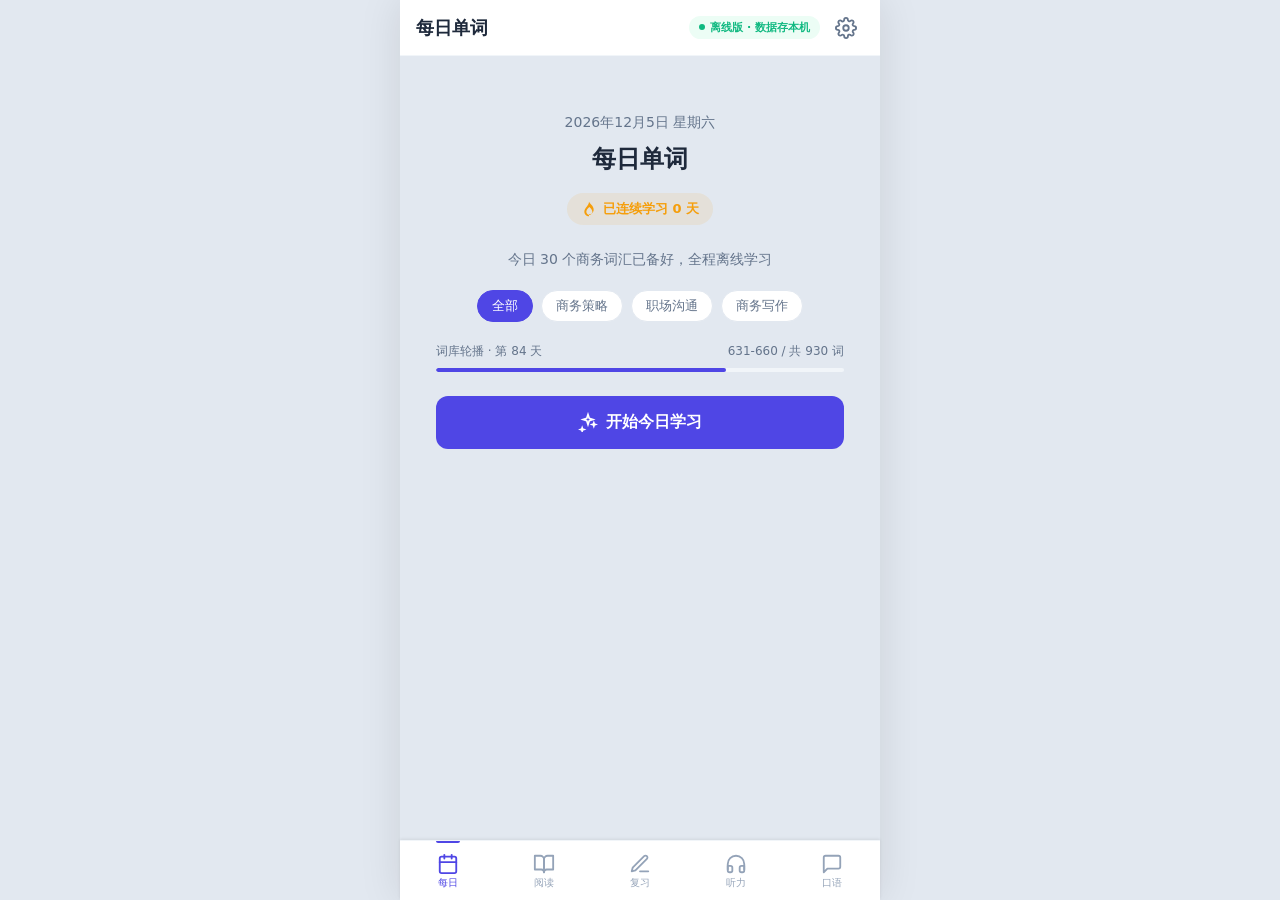
<file: docs/index.html>
<!DOCTYPE html>
<html lang="zh-CN">
<head>
  <meta charset="UTF-8">
  <meta name="viewport" content="width=device-width, initial-scale=1.0, viewport-fit=cover, user-scalable=no">
  <meta name="theme-color" content="#4F46E5">
  <meta name="apple-mobile-web-app-capable" content="yes">
  <meta name="apple-mobile-web-app-status-bar-style" content="black-translucent">
  <meta name="apple-mobile-web-app-title" content="AI英语">
  <meta name="description" content="个人AI英语学习工作台 · 离线版">
  <link rel="manifest" href="./manifest.json">
  <link rel="stylesheet" href="./css/style.css">
  <link rel="apple-touch-icon" href="./icons/icon-192.svg">
  <link rel="icon" type="image/svg+xml" href="./icons/icon-192.svg">
  <title>AI英语·离线版</title>
</head>
<body>
  <div id="splash-screen">
    <div class="splash-content">
      <div class="splash-icon">
        <svg width="64" height="64" viewBox="0 0 64 64" fill="none">
          <rect width="64" height="64" rx="16" fill="#4F46E5"/>
          <text x="32" y="38" text-anchor="middle" font-size="22" font-weight="700" fill="#FFFFFF" font-family="-apple-system, sans-serif">AI</text>
          <path d="M20 46h24M24 50h16" stroke="#FFFFFF" stroke-width="2" stroke-linecap="round" opacity="0.7"/>
        </svg>
      </div>
      <h1 class="splash-title">AI英语 · 离线版</h1>
      <p class="splash-subtitle">个人AI英语学习工作台 · 全程离线</p>
      <div class="splash-loader">
        <div class="spinner"></div>
      </div>
    </div>
  </div>

  <div id="app" class="app-hidden">
    <header id="page-header">
      <h1 id="header-title">每日单词</h1>
      <div id="header-actions">
        <span class="offline-badge">离线版 · 数据存本机</span>
        <button id="settings-btn" class="header-icon-btn" aria-label="设置">
          <svg width="22" height="22" viewBox="0 0 24 24" fill="none" stroke="currentColor" stroke-width="2"><circle cx="12" cy="12" r="3"/><path d="M19.4 15a1.65 1.65 0 0 0 .33 1.82l.06.06a2 2 0 0 1 0 2.83 2 2 0 0 1-2.83 0l-.06-.06a1.65 1.65 0 0 0-1.82-.33 1.65 1.65 0 0 0-1 1.51V21a2 2 0 0 1-2 2 2 2 0 0 1-2-2v-.09A1.65 1.65 0 0 0 9 19.4a1.65 1.65 0 0 0-1.82.33l-.06.06a2 2 0 0 1-2.83 0 2 2 0 0 1 0-2.83l.06-.06A1.65 1.65 0 0 0 4.68 15a1.65 1.65 0 0 0-1.51-1H3a2 2 0 0 1-2-2 2 2 0 0 1 2-2h.09A1.65 1.65 0 0 0 4.6 9a1.65 1.65 0 0 0-.33-1.82l-.06-.06a2 2 0 0 1 0-2.83 2 2 0 0 1 2.83 0l.06.06A1.65 1.65 0 0 0 9 4.68 1.65 1.65 0 0 0 10 3.17V3a2 2 0 0 1 2-2 2 2 0 0 1 2 2v.09a1.65 1.65 0 0 0 1 1.51 1.65 1.65 0 0 0 1.82-.33l.06-.06a2 2 0 0 1 2.83 0 2 2 0 0 1 0 2.83l-.06.06A1.65 1.65 0 0 0 19.4 9a1.65 1.65 0 0 0 1.51 1H21a2 2 0 0 1 2 2 2 2 0 0 1-2 2h-.09a1.65 1.65 0 0 0-1.51 1z"/></svg>
        </button>
      </div>
    </header>

    <main id="page-content">
      <!-- Pages rendered here by JS router -->
    </main>

    <nav id="bottom-nav">
      <a href="#daily" class="nav-tab active" data-tab="daily">
        <svg class="nav-icon" viewBox="0 0 24 24" fill="none" stroke="currentColor" stroke-width="2" stroke-linecap="round" stroke-linejoin="round">
          <rect x="3" y="4" width="18" height="18" rx="2" ry="2"/>
          <line x1="16" y1="2" x2="16" y2="6"/>
          <line x1="8" y1="2" x2="8" y2="6"/>
          <line x1="3" y1="10" x2="21" y2="10"/>
        </svg>
        <span class="nav-label">每日</span>
      </a>
      <a href="#read" class="nav-tab" data-tab="read">
        <svg class="nav-icon" viewBox="0 0 24 24" fill="none" stroke="currentColor" stroke-width="2" stroke-linecap="round" stroke-linejoin="round">
          <path d="M2 3h6a4 4 0 0 1 4 4v14a3 3 0 0 0-3-3H2z"/>
          <path d="M22 3h-6a4 4 0 0 0-4 4v14a3 3 0 0 1 3-3h7z"/>
        </svg>
        <span class="nav-label">阅读</span>
      </a>
      <a href="#review" class="nav-tab" data-tab="review">
        <svg class="nav-icon" viewBox="0 0 24 24" fill="none" stroke="currentColor" stroke-width="2" stroke-linecap="round" stroke-linejoin="round">
          <path d="M12 20h9"/>
          <path d="M16.5 3.5a2.121 2.121 0 0 1 3 3L7 19l-4 1 1-4L16.5 3.5z"/>
        </svg>
        <span class="nav-label">复习</span>
      </a>
      <a href="#listen" class="nav-tab" data-tab="listen">
        <svg class="nav-icon" viewBox="0 0 24 24" fill="none" stroke="currentColor" stroke-width="2" stroke-linecap="round" stroke-linejoin="round">
          <path d="M3 18v-6a9 9 0 0 1 18 0v6"/>
          <path d="M21 19a2 2 0 0 1-2 2h-1a2 2 0 0 1-2-2v-3a2 2 0 0 1 2-2h3zM3 19a2 2 0 0 0 2 2h1a2 2 0 0 0 2-2v-3a2 2 0 0 0-2-2H3z"/>
        </svg>
        <span class="nav-label">听力</span>
      </a>
      <a href="#speak" class="nav-tab" data-tab="speak">
        <svg class="nav-icon" viewBox="0 0 24 24" fill="none" stroke="currentColor" stroke-width="2" stroke-linecap="round" stroke-linejoin="round">
          <path d="M21 15a2 2 0 0 1-2 2H7l-4 4V5a2 2 0 0 1 2-2h14a2 2 0 0 1 2 2z"/>
        </svg>
        <span class="nav-label">口语</span>
      </a>
    </nav>
  </div>

  <div id="toast-container"></div>
  <div id="sheet-overlay" class="sheet-overlay hidden"></div>
  <div id="bottom-sheet" class="sheet hidden">
    <div class="sheet-handle"></div>
    <div class="sheet-header">
      <h2 id="sheet-title"></h2>
      <button class="sheet-close" id="sheet-close-btn">
        <svg viewBox="0 0 24 24" width="20" height="20" fill="none" stroke="currentColor" stroke-width="2">
          <path d="M18 6L6 18M6 6l12 12"/>
        </svg>
      </button>
    </div>
    <div class="sheet-body" id="sheet-body"></div>
  </div>
  <div id="loading-overlay" class="loading-overlay hidden">
    <div class="spinner spinner-lg"></div>
  </div>

  <script type="module" src="./js/app.js"></script>
</body>
</html>
</file>
<file: docs/css/style.css>
/* ============================================
   English AI Workbench - Mobile-First CSS
   ============================================ */

/* --- CSS Variables --- */
:root {
  --color-primary: #4F46E5;
  --color-primary-light: #EEF2FF;
  --color-primary-dark: #3730A3;
  --color-secondary: #10B981;
  --color-secondary-light: #ECFDF5;
  --color-warning: #F59E0B;
  --color-warning-light: #FFFBEB;
  --color-danger: #EF4444;
  --color-danger-light: #FEF2F2;
  --color-bg: #F8FAFC;
  --color-card: #FFFFFF;
  --color-text: #1E293B;
  --color-text-secondary: #64748B;
  --color-text-muted: #94A3B8;
  --color-border: #E2E8F0;
  --color-border-light: #F1F5F9;
  --radius-card: 16px;
  --radius-lg: 16px;
  --radius-btn: 12px;
  --radius-modal: 24px;
  --radius-sm: 8px;
  --radius-full: 9999px;
  --shadow-card: 0 1px 3px rgba(0, 0, 0, 0.1);
  --shadow-lg: 0 4px 12px rgba(0, 0, 0, 0.1);
  --shadow-nav: 0 -1px 3px rgba(0, 0, 0, 0.08);
  --font-family: -apple-system, BlinkMacSystemFont, 'Segoe UI', system-ui, sans-serif;
  --transition: 0.2s ease;
  --nav-height: 60px;
  --header-height: 56px;
  --safe-bottom: env(safe-area-inset-bottom, 0px);
  --safe-top: env(safe-area-inset-top, 0px);
}

/* --- Dark Mode --- */
@media (prefers-color-scheme: dark) {
  :root {
    --color-bg: #0F172A;
    --color-card: #1E293B;
    --color-text: #F1F5F9;
    --color-text-secondary: #94A3B8;
    --color-text-muted: #64748B;
    --color-border: #334155;
    --color-border-light: #1E293B;
    --color-primary-light: #1E1B4B;
    --color-secondary-light: #022C22;
    --color-warning-light: #451A03;
    --color-danger-light: #450A0A;
    --shadow-card: 0 1px 3px rgba(0, 0, 0, 0.3);
    --shadow-lg: 0 4px 12px rgba(0, 0, 0, 0.4);
    --shadow-nav: 0 -1px 3px rgba(0, 0, 0, 0.3);
  }
}

/* --- Reset --- */
*, *::before, *::after {
  margin: 0;
  padding: 0;
  box-sizing: border-box;
}

html {
  font-size: 16px;
  -webkit-text-size-adjust: 100%;
  -webkit-tap-highlight-color: transparent;
}

body {
  font-family: var(--font-family);
  background-color: var(--color-bg);
  color: var(--color-text);
  line-height: 1.5;
  overflow-x: hidden;
  min-height: 100vh;
  min-height: 100dvh;
}

a {
  color: inherit;
  text-decoration: none;
}

button {
  font-family: inherit;
  font-size: inherit;
  border: none;
  background: none;
  cursor: pointer;
  -webkit-appearance: none;
  appearance: none;
}

input, textarea, select {
  font-family: inherit;
  font-size: inherit;
  -webkit-appearance: none;
  appearance: none;
}

img, svg {
  display: block;
  max-width: 100%;
}

ul, ol {
  list-style: none;
}

/* --- Splash Screen --- */
#splash-screen {
  position: fixed;
  inset: 0;
  z-index: 9999;
  background: var(--color-bg);
  display: flex;
  align-items: center;
  justify-content: center;
  transition: opacity 0.3s ease, visibility 0.3s ease;
}

#splash-screen.splash-hidden {
  opacity: 0;
  visibility: hidden;
  pointer-events: none;
}

.splash-content {
  text-align: center;
  padding: 24px;
}

.splash-icon {
  margin: 0 auto 16px;
  width: 64px;
  height: 64px;
}

.splash-title {
  font-size: 20px;
  font-weight: 700;
  color: var(--color-text);
  margin-bottom: 4px;
}

.splash-subtitle {
  font-size: 14px;
  color: var(--color-text-secondary);
  margin-bottom: 32px;
}

.splash-loader {
  display: flex;
  justify-content: center;
}

/* --- App Layout --- */
#app {
  max-width: 480px;
  margin: 0 auto;
  min-height: 100vh;
  min-height: 100dvh;
  display: flex;
  flex-direction: column;
  position: relative;
}

.app-hidden {
  opacity: 0;
  visibility: hidden;
}

.app-visible {
  opacity: 1;
  visibility: visible;
  transition: opacity 0.3s ease;
}

/* --- Header --- */
#page-header {
  position: sticky;
  top: 0;
  z-index: 100;
  height: var(--header-height);
  padding: 0 16px;
  padding-top: var(--safe-top);
  display: flex;
  align-items: center;
  justify-content: space-between;
  background: var(--color-card);
  border-bottom: 1px solid var(--color-border-light);
}

#header-title {
  font-size: 18px;
  font-weight: 700;
  color: var(--color-text);
}

#header-actions {
  display: flex;
  align-items: center;
  gap: 8px;
}

.header-btn {
  width: 36px;
  height: 36px;
  display: flex;
  align-items: center;
  justify-content: center;
  border-radius: var(--radius-sm);
  color: var(--color-text-secondary);
  transition: background var(--transition);
}

.header-btn:active {
  background: var(--color-border-light);
}

/* --- Main Content --- */
#page-content {
  flex: 1;
  padding: 16px;
  padding-bottom: calc(var(--nav-height) + var(--safe-bottom) + 16px);
  overflow-y: auto;
  -webkit-overflow-scrolling: touch;
}

/* --- Page Transitions --- */
.page-enter {
  animation: pageIn 0.25s ease forwards;
}

@keyframes pageIn {
  from {
    opacity: 0;
    transform: translateY(8px);
  }
  to {
    opacity: 1;
    transform: translateY(0);
  }
}

/* --- Bottom Navigation --- */
#bottom-nav {
  position: fixed;
  bottom: 0;
  left: 50%;
  transform: translateX(-50%);
  width: 100%;
  max-width: 480px;
  height: calc(var(--nav-height) + var(--safe-bottom));
  padding-bottom: var(--safe-bottom);
  background: var(--color-card);
  border-top: 1px solid var(--color-border-light);
  box-shadow: var(--shadow-nav);
  display: flex;
  align-items: center;
  z-index: 100;
}

.nav-tab {
  flex: 1;
  display: flex;
  flex-direction: column;
  align-items: center;
  justify-content: center;
  gap: 2px;
  height: 100%;
  min-height: 44px;
  color: var(--color-text-muted);
  transition: color var(--transition);
  position: relative;
}

.nav-tab.active {
  color: var(--color-primary);
}

.nav-tab.active::before {
  content: '';
  position: absolute;
  top: 0;
  left: 50%;
  transform: translateX(-50%);
  width: 24px;
  height: 2px;
  background: var(--color-primary);
  border-radius: 0 0 2px 2px;
}

.nav-icon {
  width: 22px;
  height: 22px;
}

.nav-label {
  font-size: 10px;
  font-weight: 500;
  line-height: 1.2;
}

/* --- Cards --- */
.card {
  background: var(--color-card);
  border-radius: var(--radius-card);
  padding: 16px;
  box-shadow: var(--shadow-card);
  margin-bottom: 12px;
  transition: transform var(--transition), box-shadow var(--transition);
}

.card:active {
  transform: scale(0.98);
}

.card-static:active {
  transform: none;
}

.card-title {
  font-size: 15px;
  font-weight: 600;
  color: var(--color-text);
  margin-bottom: 8px;
}

.card-subtitle {
  font-size: 13px;
  color: var(--color-text-secondary);
  margin-bottom: 12px;
}

/* --- Buttons --- */
.btn {
  display: inline-flex;
  align-items: center;
  justify-content: center;
  gap: 8px;
  padding: 12px 20px;
  min-height: 44px;
  border-radius: var(--radius-btn);
  font-size: 15px;
  font-weight: 600;
  transition: all var(--transition);
  user-select: none;
  -webkit-user-select: none;
}

.btn:active {
  transform: scale(0.96);
}

.btn:disabled {
  opacity: 0.5;
  pointer-events: none;
}

.btn-primary {
  background: var(--color-primary);
  color: #FFFFFF;
}

.btn-primary:active {
  background: var(--color-primary-dark);
}

.btn-secondary {
  background: var(--color-secondary);
  color: #FFFFFF;
}

.btn-outline {
  background: transparent;
  color: var(--color-primary);
  border: 1.5px solid var(--color-primary);
}

.btn-outline:active {
  background: var(--color-primary-light);
}

.btn-danger {
  background: var(--color-danger);
  color: #FFFFFF;
}

.btn-ghost {
  background: transparent;
  color: var(--color-text-secondary);
}

.btn-ghost:active {
  background: var(--color-border-light);
}

.btn-sm {
  padding: 8px 14px;
  min-height: 36px;
  font-size: 13px;
  border-radius: var(--radius-sm);
}

.btn-lg {
  padding: 16px 24px;
  min-height: 52px;
  font-size: 16px;
}

.btn-block {
  display: flex;
  width: 100%;
}

.btn-icon {
  width: 44px;
  height: 44px;
  padding: 0;
  border-radius: var(--radius-btn);
}

/* --- Inputs --- */
.input, .textarea, .select {
  width: 100%;
  padding: 12px 16px;
  min-height: 44px;
  background: var(--color-bg);
  border: 1.5px solid var(--color-border);
  border-radius: var(--radius-btn);
  color: var(--color-text);
  font-size: 15px;
  transition: border-color var(--transition), box-shadow var(--transition);
  outline: none;
}

.input:focus, .textarea:focus, .select:focus {
  border-color: var(--color-primary);
  box-shadow: 0 0 0 3px rgba(79, 70, 229, 0.1);
}

.input::placeholder, .textarea::placeholder {
  color: var(--color-text-muted);
}

.textarea {
  min-height: 120px;
  resize: vertical;
  line-height: 1.6;
}

.select {
  background-image: url("data:image/svg+xml,%3Csvg xmlns='http://www.w3.org/2000/svg' width='16' height='16' viewBox='0 0 24 24' fill='none' stroke='%2364748B' stroke-width='2'%3E%3Cpath d='M6 9l6 6 6-6'/%3E%3C/svg%3E");
  background-repeat: no-repeat;
  background-position: right 12px center;
  padding-right: 40px;
}

.input-group {
  margin-bottom: 16px;
}

.input-label {
  display: block;
  font-size: 13px;
  font-weight: 600;
  color: var(--color-text-secondary);
  margin-bottom: 6px;
}

.input-hint {
  font-size: 12px;
  color: var(--color-text-muted);
  margin-top: 4px;
}

.input-password-wrap {
  position: relative;
}

.input-password-wrap .input {
  padding-right: 44px;
}

.input-toggle-vis {
  position: absolute;
  right: 8px;
  top: 50%;
  transform: translateY(-50%);
  width: 32px;
  height: 32px;
  display: flex;
  align-items: center;
  justify-content: center;
  color: var(--color-text-muted);
  border-radius: var(--radius-sm);
}

/* --- Badges & Tags --- */
.badge {
  display: inline-flex;
  align-items: center;
  padding: 3px 8px;
  border-radius: var(--radius-full);
  font-size: 11px;
  font-weight: 600;
  line-height: 1.4;
}

.badge-primary {
  background: var(--color-primary-light);
  color: var(--color-primary);
}

.badge-secondary {
  background: var(--color-secondary-light);
  color: var(--color-secondary);
}

.badge-warning {
  background: var(--color-warning-light);
  color: var(--color-warning);
}

.badge-danger {
  background: var(--color-danger-light);
  color: var(--color-danger);
}

.badge-neutral {
  background: var(--color-border-light);
  color: var(--color-text-secondary);
}

.tag {
  display: inline-flex;
  align-items: center;
  gap: 4px;
  padding: 6px 12px;
  border-radius: var(--radius-full);
  font-size: 13px;
  font-weight: 500;
  background: var(--color-border-light);
  color: var(--color-text-secondary);
  transition: all var(--transition);
}

.tag.active {
  background: var(--color-primary-light);
  color: var(--color-primary);
}

/* --- Segment Control --- */
.segment-control {
  display: flex;
  background: var(--color-border-light);
  border-radius: var(--radius-btn);
  padding: 3px;
  margin-bottom: 16px;
}

.segment-btn {
  flex: 1;
  padding: 10px 16px;
  min-height: 40px;
  border-radius: 9px;
  font-size: 14px;
  font-weight: 600;
  color: var(--color-text-secondary);
  text-align: center;
  transition: all var(--transition);
}

.segment-btn.active {
  background: var(--color-card);
  color: var(--color-text);
  box-shadow: var(--shadow-card);
}

/* --- Modal / Bottom Sheet --- */
.sheet-overlay {
  position: fixed;
  inset: 0;
  z-index: 200;
  background: rgba(0, 0, 0, 0.4);
  transition: opacity 0.3s ease;
}

.sheet-overlay.hidden {
  opacity: 0;
  pointer-events: none;
}

.sheet {
  position: fixed;
  bottom: 0;
  left: 50%;
  transform: translateX(-50%) translateY(0);
  width: 100%;
  max-width: 480px;
  max-height: 85vh;
  background: var(--color-card);
  border-radius: var(--radius-modal) var(--radius-modal) 0 0;
  z-index: 201;
  transition: transform 0.3s ease;
  display: flex;
  flex-direction: column;
  padding-bottom: var(--safe-bottom);
}

.sheet.hidden {
  transform: translateX(-50%) translateY(100%);
}

.sheet-handle {
  width: 36px;
  height: 4px;
  background: var(--color-border);
  border-radius: 2px;
  margin: 10px auto 0;
}

.sheet-header {
  display: flex;
  align-items: center;
  justify-content: space-between;
  padding: 16px 20px 12px;
  border-bottom: 1px solid var(--color-border-light);
}

.sheet-header h2 {
  font-size: 17px;
  font-weight: 700;
}

.sheet-close {
  width: 32px;
  height: 32px;
  display: flex;
  align-items: center;
  justify-content: center;
  border-radius: var(--radius-full);
  color: var(--color-text-secondary);
  background: var(--color-border-light);
}

.sheet-body {
  padding: 20px;
  overflow-y: auto;
  -webkit-overflow-scrolling: touch;
}

/* --- Toast --- */
#toast-container {
  position: fixed;
  top: calc(var(--safe-top) + 12px);
  left: 50%;
  transform: translateX(-50%);
  z-index: 9000;
  width: calc(100% - 32px);
  max-width: 448px;
  display: flex;
  flex-direction: column;
  gap: 8px;
  pointer-events: none;
}

.toast {
  display: flex;
  align-items: center;
  gap: 10px;
  padding: 12px 16px;
  background: var(--color-card);
  border-radius: var(--radius-btn);
  box-shadow: var(--shadow-lg);
  font-size: 14px;
  font-weight: 500;
  color: var(--color-text);
  animation: toastIn 0.3s ease forwards;
  pointer-events: auto;
  border-left: 3px solid var(--color-primary);
}

.toast.toast-success {
  border-left-color: var(--color-secondary);
}

.toast.toast-error {
  border-left-color: var(--color-danger);
}

.toast.toast-warning {
  border-left-color: var(--color-warning);
}

.toast.toast-out {
  animation: toastOut 0.3s ease forwards;
}

@keyframes toastIn {
  from {
    opacity: 0;
    transform: translateY(-12px);
  }
  to {
    opacity: 1;
    transform: translateY(0);
  }
}

@keyframes toastOut {
  from {
    opacity: 1;
    transform: translateY(0);
  }
  to {
    opacity: 0;
    transform: translateY(-12px);
  }
}

/* --- Loading --- */
.loading-overlay {
  position: fixed;
  inset: 0;
  z-index: 8000;
  background: rgba(248, 250, 252, 0.8);
  display: flex;
  align-items: center;
  justify-content: center;
  transition: opacity 0.2s ease;
}

@media (prefers-color-scheme: dark) {
  .loading-overlay {
    background: rgba(15, 23, 42, 0.8);
  }
}

.loading-overlay.hidden {
  opacity: 0;
  pointer-events: none;
}

.spinner {
  width: 28px;
  height: 28px;
  border: 3px solid var(--color-border);
  border-top-color: var(--color-primary);
  border-radius: 50%;
  animation: spin 0.7s linear infinite;
}

.spinner-lg {
  width: 40px;
  height: 40px;
  border-width: 4px;
}

.spinner-sm {
  width: 18px;
  height: 18px;
  border-width: 2px;
}

@keyframes spin {
  to { transform: rotate(360deg); }
}

.loading-inline {
  display: flex;
  align-items: center;
  justify-content: center;
  padding: 32px;
  gap: 12px;
  color: var(--color-text-secondary);
  font-size: 14px;
}

/* --- Vocabulary Card --- */
.vocab-card {
  background: var(--color-card);
  border-radius: var(--radius-card);
  padding: 16px;
  box-shadow: var(--shadow-card);
  margin-bottom: 12px;
}

.vocab-word {
  font-size: 18px;
  font-weight: 700;
  color: var(--color-text);
  margin-bottom: 2px;
}

.vocab-phonetic {
  font-size: 13px;
  color: var(--color-text-muted);
  margin-bottom: 8px;
}

.vocab-definition {
  font-size: 14px;
  color: var(--color-text-secondary);
  margin-bottom: 8px;
  line-height: 1.5;
}

.vocab-example {
  font-size: 13px;
  color: var(--color-text-muted);
  font-style: italic;
  padding: 8px 12px;
  background: var(--color-bg);
  border-radius: var(--radius-sm);
  margin-bottom: 12px;
  line-height: 1.5;
}

.vocab-footer {
  display: flex;
  align-items: center;
  justify-content: space-between;
}

.vocab-difficulty {
  display: flex;
  gap: 2px;
}

.star {
  width: 14px;
  height: 14px;
  color: var(--color-warning);
}

.star.empty {
  color: var(--color-border);
}

/* --- Mastery Bar --- */
.mastery-bar {
  height: 6px;
  background: var(--color-border-light);
  border-radius: 3px;
  overflow: hidden;
  flex: 1;
}

.mastery-fill {
  height: 100%;
  border-radius: 3px;
  background: var(--color-secondary);
  transition: width 0.4s ease;
}

.mastery-fill.low {
  background: var(--color-danger);
}

.mastery-fill.mid {
  background: var(--color-warning);
}

.mastery-fill.high {
  background: var(--color-secondary);
}

/* --- SRS Flashcard --- */
.flashcard-container {
  perspective: 1000px;
  margin: 16px 0;
}

.flashcard {
  width: 100%;
  min-height: 240px;
  position: relative;
  transform-style: preserve-3d;
  transition: transform 0.5s ease;
  cursor: pointer;
}

.flashcard.flipped {
  transform: rotateY(180deg);
}

.flashcard-face {
  position: absolute;
  inset: 0;
  backface-visibility: hidden;
  -webkit-backface-visibility: hidden;
  display: flex;
  flex-direction: column;
  align-items: center;
  justify-content: center;
  padding: 24px;
  background: var(--color-card);
  border-radius: var(--radius-card);
  box-shadow: var(--shadow-card);
  text-align: center;
}

.flashcard-back {
  transform: rotateY(180deg);
}

.flashcard-word {
  font-size: 28px;
  font-weight: 700;
  color: var(--color-text);
  margin-bottom: 8px;
}

.flashcard-hint {
  font-size: 13px;
  color: var(--color-text-muted);
  margin-top: 16px;
}

.flashcard-definition {
  font-size: 18px;
  font-weight: 600;
  color: var(--color-text);
  margin-bottom: 12px;
}

.flashcard-example {
  font-size: 14px;
  color: var(--color-text-secondary);
  line-height: 1.6;
}

.flashcard-extra {
  font-size: 13px;
  color: var(--color-text-muted);
  margin-top: 12px;
  padding-top: 12px;
  border-top: 1px solid var(--color-border-light);
}

/* --- Rating Buttons --- */
.rating-buttons {
  display: grid;
  grid-template-columns: repeat(4, 1fr);
  gap: 8px;
  margin-top: 16px;
}

.rating-btn {
  display: flex;
  flex-direction: column;
  align-items: center;
  gap: 4px;
  padding: 12px 8px;
  min-height: 56px;
  border-radius: var(--radius-btn);
  font-size: 13px;
  font-weight: 600;
  transition: all var(--transition);
}

.rating-btn:active {
  transform: scale(0.94);
}

.rating-again {
  background: var(--color-danger-light);
  color: var(--color-danger);
}

.rating-hard {
  background: var(--color-warning-light);
  color: var(--color-warning);
}

.rating-good {
  background: var(--color-secondary-light);
  color: var(--color-secondary);
}

.rating-easy {
  background: var(--color-primary-light);
  color: var(--color-primary);
}

/* --- Card Animation --- */
.card-exit-left {
  animation: cardExitLeft 0.3s ease forwards;
}

.card-exit-right {
  animation: cardExitRight 0.3s ease forwards;
}

@keyframes cardExitLeft {
  to {
    opacity: 0;
    transform: translateX(-60px) rotate(-5deg);
  }
}

@keyframes cardExitRight {
  to {
    opacity: 0;
    transform: translateX(60px) rotate(5deg);
  }
}

/* --- Chat Bubbles --- */
.chat-container {
  display: flex;
  flex-direction: column;
  gap: 12px;
  padding: 8px 0;
}

.chat-bubble {
  max-width: 82%;
  padding: 12px 16px;
  border-radius: var(--radius-card);
  font-size: 14px;
  line-height: 1.6;
  animation: bubbleIn 0.25s ease;
}

@keyframes bubbleIn {
  from {
    opacity: 0;
    transform: translateY(8px) scale(0.96);
  }
  to {
    opacity: 1;
    transform: translateY(0) scale(1);
  }
}

.chat-bubble-ai {
  align-self: flex-start;
  background: var(--color-border-light);
  color: var(--color-text);
  border-bottom-left-radius: 4px;
}

.chat-bubble-user {
  align-self: flex-end;
  background: var(--color-primary);
  color: #FFFFFF;
  border-bottom-right-radius: 4px;
}

.chat-correction {
  margin-top: 8px;
  padding: 8px 12px;
  background: var(--color-warning-light);
  border-radius: var(--radius-sm);
  font-size: 12px;
  color: var(--color-text-secondary);
}

.chat-correction-title {
  font-weight: 600;
  color: var(--color-warning);
  margin-bottom: 4px;
}

.chat-score-badge {
  display: inline-flex;
  align-items: center;
  gap: 4px;
  margin-top: 6px;
  padding: 2px 8px;
  border-radius: var(--radius-full);
  font-size: 11px;
  font-weight: 600;
  background: var(--color-secondary-light);
  color: var(--color-secondary);
}

.chat-input-area {
  display: flex;
  gap: 8px;
  align-items: flex-end;
  padding: 12px 0;
  position: sticky;
  bottom: 0;
  background: var(--color-bg);
}

.chat-input-area .input {
  flex: 1;
  min-height: 44px;
  border-radius: var(--radius-full);
  padding: 10px 16px;
}

.chat-send-btn {
  width: 44px;
  height: 44px;
  min-width: 44px;
  border-radius: var(--radius-full);
  background: var(--color-primary);
  color: #FFFFFF;
  display: flex;
  align-items: center;
  justify-content: center;
  transition: all var(--transition);
}

.chat-send-btn:active {
  transform: scale(0.9);
}

.chat-send-btn:disabled {
  opacity: 0.5;
}

.chat-mic-btn {
  width: 44px;
  height: 44px;
  min-width: 44px;
  border-radius: var(--radius-full);
  background: var(--color-border-light);
  color: var(--color-text-secondary);
  display: flex;
  align-items: center;
  justify-content: center;
  transition: all var(--transition);
}

.chat-mic-btn.recording {
  background: var(--color-danger-light);
  color: var(--color-danger);
  animation: pulse 1.5s infinite;
}

@keyframes pulse {
  0%, 100% { transform: scale(1); }
  50% { transform: scale(1.08); }
}

/* --- Progress Bar --- */
.progress-bar {
  height: 8px;
  background: var(--color-border-light);
  border-radius: 4px;
  overflow: hidden;
  margin: 8px 0;
}

.progress-fill {
  height: 100%;
  background: var(--color-primary);
  border-radius: 4px;
  transition: width 0.4s ease;
}

.progress-fill.secondary {
  background: var(--color-secondary);
}

/* --- Stats Grid --- */
.stats-grid {
  display: grid;
  grid-template-columns: repeat(2, 1fr);
  gap: 12px;
  margin-bottom: 16px;
}

.stat-card {
  background: var(--color-card);
  border-radius: var(--radius-card);
  padding: 16px;
  box-shadow: var(--shadow-card);
  text-align: center;
}

.stat-value {
  font-size: 28px;
  font-weight: 800;
  color: var(--color-primary);
  line-height: 1.2;
}

.stat-value.secondary {
  color: var(--color-secondary);
}

.stat-value.warning {
  color: var(--color-warning);
}

.stat-label {
  font-size: 12px;
  color: var(--color-text-secondary);
  margin-top: 4px;
  font-weight: 500;
}

/* --- Reading Content --- */
.reading-content {
  font-size: 15px;
  line-height: 1.8;
  color: var(--color-text);
}

.reading-content .highlight-word {
  background: var(--color-primary-light);
  color: var(--color-primary);
  padding: 1px 4px;
  border-radius: 4px;
  font-weight: 600;
  cursor: pointer;
}

.reading-annotation {
  margin-top: 8px;
  padding: 12px;
  background: var(--color-bg);
  border-radius: var(--radius-sm);
  border-left: 3px solid var(--color-primary);
  font-size: 13px;
  color: var(--color-text-secondary);
}

/* --- Audio Player --- */
.audio-player {
  display: flex;
  align-items: center;
  gap: 12px;
  padding: 12px 16px;
  background: var(--color-card);
  border-radius: var(--radius-card);
  box-shadow: var(--shadow-card);
  margin-bottom: 12px;
}

.audio-play-btn {
  width: 44px;
  height: 44px;
  min-width: 44px;
  border-radius: var(--radius-full);
  background: var(--color-primary);
  color: #FFFFFF;
  display: flex;
  align-items: center;
  justify-content: center;
  transition: all var(--transition);
}

.audio-play-btn:active {
  transform: scale(0.9);
}

.audio-controls {
  display: flex;
  gap: 8px;
}

.speed-btn {
  padding: 6px 10px;
  min-height: 32px;
  border-radius: var(--radius-full);
  font-size: 12px;
  font-weight: 600;
  background: var(--color-border-light);
  color: var(--color-text-secondary);
  transition: all var(--transition);
}

.speed-btn.active {
  background: var(--color-primary-light);
  color: var(--color-primary);
}

/* --- Empty State --- */
.empty-state {
  text-align: center;
  padding: 48px 24px;
}

.empty-icon {
  width: 64px;
  height: 64px;
  margin: 0 auto 16px;
  color: var(--color-text-muted);
  opacity: 0.5;
}

.empty-title {
  font-size: 16px;
  font-weight: 600;
  color: var(--color-text);
  margin-bottom: 8px;
}

.empty-desc {
  font-size: 14px;
  color: var(--color-text-secondary);
  line-height: 1.5;
}

/* --- Section --- */
.section {
  margin-bottom: 24px;
}

.section-title {
  font-size: 16px;
  font-weight: 700;
  color: var(--color-text);
  margin-bottom: 12px;
  display: flex;
  align-items: center;
  gap: 8px;
}

.section-action {
  margin-left: auto;
  font-size: 13px;
  font-weight: 500;
  color: var(--color-primary);
}

/* --- List Items --- */
.list-item {
  display: flex;
  align-items: center;
  gap: 12px;
  padding: 14px 16px;
  background: var(--color-card);
  border-radius: var(--radius-card);
  box-shadow: var(--shadow-card);
  margin-bottom: 8px;
  transition: transform var(--transition);
  cursor: pointer;
}

.list-item:active {
  transform: scale(0.98);
}

.list-item-icon {
  width: 40px;
  height: 40px;
  min-width: 40px;
  border-radius: var(--radius-sm);
  background: var(--color-primary-light);
  color: var(--color-primary);
  display: flex;
  align-items: center;
  justify-content: center;
  font-size: 18px;
}

.list-item-content {
  flex: 1;
  min-width: 0;
}

.list-item-title {
  font-size: 14px;
  font-weight: 600;
  color: var(--color-text);
  white-space: nowrap;
  overflow: hidden;
  text-overflow: ellipsis;
}

.list-item-subtitle {
  font-size: 12px;
  color: var(--color-text-secondary);
  margin-top: 2px;
}

.list-item-meta {
  text-align: right;
  flex-shrink: 0;
}

.list-item-date {
  font-size: 11px;
  color: var(--color-text-muted);
}

/* --- Scenario Grid --- */
.scenario-grid {
  display: grid;
  grid-template-columns: repeat(2, 1fr);
  gap: 12px;
}

.scenario-card {
  background: var(--color-card);
  border-radius: var(--radius-card);
  padding: 20px 16px;
  box-shadow: var(--shadow-card);
  text-align: center;
  transition: all var(--transition);
  cursor: pointer;
}

.scenario-card:active {
  transform: scale(0.95);
}

.scenario-emoji {
  font-size: 32px;
  margin-bottom: 8px;
}

.scenario-name {
  font-size: 14px;
  font-weight: 600;
  color: var(--color-text);
  margin-bottom: 4px;
}

.scenario-difficulty {
  display: flex;
  justify-content: center;
  gap: 3px;
}

.difficulty-dot {
  width: 6px;
  height: 6px;
  border-radius: 50%;
  background: var(--color-border);
}

.difficulty-dot.filled {
  background: var(--color-primary);
}

/* --- Celebration --- */
.celebration {
  text-align: center;
  padding: 32px 16px;
}

.celebration-emoji {
  font-size: 56px;
  margin-bottom: 16px;
  animation: bounce 0.6s ease infinite alternate;
}

@keyframes bounce {
  from { transform: translateY(0); }
  to { transform: translateY(-10px); }
}

.celebration-title {
  font-size: 22px;
  font-weight: 800;
  color: var(--color-text);
  margin-bottom: 8px;
}

.celebration-desc {
  font-size: 14px;
  color: var(--color-text-secondary);
  margin-bottom: 24px;
}

.confetti-piece {
  position: fixed;
  width: 8px;
  height: 8px;
  border-radius: 2px;
  animation: confettiFall 2s ease forwards;
  pointer-events: none;
  z-index: 9999;
}

@keyframes confettiFall {
  0% {
    opacity: 1;
    transform: translateY(-20px) rotate(0deg);
  }
  100% {
    opacity: 0;
    transform: translateY(100vh) rotate(720deg);
  }
}

/* --- Collapsible --- */
.collapsible-header {
  display: flex;
  align-items: center;
  justify-content: space-between;
  padding: 14px 16px;
  background: var(--color-card);
  border-radius: var(--radius-card);
  box-shadow: var(--shadow-card);
  cursor: pointer;
  margin-bottom: 8px;
  transition: all var(--transition);
}

.collapsible-header:active {
  transform: scale(0.98);
}

.collapsible-title {
  font-size: 15px;
  font-weight: 600;
  color: var(--color-text);
}

.collapsible-arrow {
  transition: transform var(--transition);
  color: var(--color-text-muted);
}

.collapsible-arrow.open {
  transform: rotate(180deg);
}

.collapsible-body {
  max-height: 0;
  overflow: hidden;
  transition: max-height 0.3s ease;
}

.collapsible-body.open {
  max-height: 600px;
}

.collapsible-content {
  padding: 16px;
  background: var(--color-card);
  border-radius: 0 0 var(--radius-card) var(--radius-card);
  margin-top: -8px;
  margin-bottom: 8px;
}

/* --- Quiz --- */
.quiz-question {
  margin-bottom: 20px;
}

.quiz-question-text {
  font-size: 15px;
  font-weight: 600;
  color: var(--color-text);
  margin-bottom: 12px;
}

.quiz-options {
  display: flex;
  flex-direction: column;
  gap: 8px;
}

.quiz-option {
  display: flex;
  align-items: center;
  gap: 12px;
  padding: 12px 16px;
  min-height: 44px;
  background: var(--color-bg);
  border: 1.5px solid var(--color-border);
  border-radius: var(--radius-btn);
  font-size: 14px;
  color: var(--color-text);
  cursor: pointer;
  transition: all var(--transition);
}

.quiz-option:active {
  transform: scale(0.98);
}

.quiz-option.selected {
  border-color: var(--color-primary);
  background: var(--color-primary-light);
}

.quiz-option.correct {
  border-color: var(--color-secondary);
  background: var(--color-secondary-light);
}

.quiz-option.incorrect {
  border-color: var(--color-danger);
  background: var(--color-danger-light);
}

.quiz-option-letter {
  width: 24px;
  height: 24px;
  min-width: 24px;
  border-radius: 50%;
  background: var(--color-border-light);
  display: flex;
  align-items: center;
  justify-content: center;
  font-size: 12px;
  font-weight: 700;
  color: var(--color-text-secondary);
}

.quiz-option.selected .quiz-option-letter {
  background: var(--color-primary);
  color: #FFFFFF;
}

/* --- Settings Form --- */
.settings-section {
  margin-bottom: 24px;
}

.settings-title {
  font-size: 13px;
  font-weight: 600;
  color: var(--color-text-muted);
  text-transform: uppercase;
  letter-spacing: 0.5px;
  margin-bottom: 12px;
  padding-left: 4px;
}

.settings-card {
  background: var(--color-card);
  border-radius: var(--radius-card);
  box-shadow: var(--shadow-card);
  overflow: hidden;
}

.settings-row {
  display: flex;
  align-items: center;
  justify-content: space-between;
  padding: 14px 16px;
  min-height: 52px;
  border-bottom: 1px solid var(--color-border-light);
}

.settings-row:last-child {
  border-bottom: none;
}

.settings-row-label {
  font-size: 15px;
  color: var(--color-text);
}

.settings-row-value {
  font-size: 14px;
  color: var(--color-text-secondary);
}

/* --- Utility --- */
.text-center { text-align: center; }
.text-right { text-align: right; }
.mt-8 { margin-top: 8px; }
.mt-12 { margin-top: 12px; }
.mt-16 { margin-top: 16px; }
.mt-24 { margin-top: 24px; }
.mb-8 { margin-bottom: 8px; }
.mb-12 { margin-bottom: 12px; }
.mb-16 { margin-bottom: 16px; }
.mb-24 { margin-bottom: 24px; }
.flex { display: flex; }
.flex-center { display: flex; align-items: center; justify-content: center; }
.flex-between { display: flex; align-items: center; justify-content: space-between; }
.gap-8 { gap: 8px; }
.gap-12 { gap: 12px; }
.w-full { width: 100%; }
.hidden { display: none !important; }
.truncate {
  white-space: nowrap;
  overflow: hidden;
  text-overflow: ellipsis;
}

/* --- Scrollbar --- */
::-webkit-scrollbar {
  width: 0;
  height: 0;
}

/* --- Desktop Centering --- */
@media (min-width: 481px) {
  body {
    background: #E2E8F0;
  }

  @media (prefers-color-scheme: dark) {
    body {
      background: #020617;
    }
  }

  #app {
    box-shadow: 0 0 40px rgba(0, 0, 0, 0.1);
  }
}

/* === Daily Words Module === */
.daily-hero { text-align: center; padding: 40px 20px; }
.daily-hero-date { font-size: 14px; color: var(--color-text-secondary); margin-bottom: 8px; }
.daily-hero-title { font-size: 24px; font-weight: 700; margin-bottom: 4px; }
.daily-hero-streak { display: inline-flex; align-items: center; gap: 6px; background: rgba(245,158,11,0.1); color: var(--color-warning); padding: 6px 14px; border-radius: 20px; font-size: 13px; font-weight: 600; margin: 12px 0 24px; }

.word-card { background: var(--color-card); border-radius: var(--radius-lg); padding: 24px; margin: 16px 0; border: 1px solid var(--color-border); position: relative; overflow: hidden; }
.word-card-header { display: flex; align-items: baseline; gap: 10px; margin-bottom: 4px; }
.word-card-word { font-size: 28px; font-weight: 700; color: var(--color-text); }
.word-card-phonetic { font-size: 14px; color: var(--color-text-secondary); }
.word-card-pos { font-size: 11px; background: var(--color-primary-light); color: var(--color-primary); padding: 2px 8px; border-radius: 4px; font-weight: 600; }
.word-card-speak { position: absolute; top: 20px; right: 20px; width: 40px; height: 40px; border-radius: 50%; background: var(--color-primary-light); border: none; display: flex; align-items: center; justify-content: center; cursor: pointer; color: var(--color-primary); }
.word-card-speak:active { transform: scale(0.9); }

.word-section { margin-top: 16px; }
.word-section-label { font-size: 12px; color: var(--color-text-secondary); font-weight: 600; text-transform: uppercase; letter-spacing: 0.5px; margin-bottom: 6px; }
.word-def-cn { font-size: 16px; color: var(--color-text); font-weight: 500; }
.word-def-en { font-size: 13px; color: var(--color-text-secondary); margin-top: 4px; line-height: 1.5; }

.word-collocations { display: flex; flex-wrap: wrap; gap: 8px; }
.word-collocation-tag { font-size: 13px; background: var(--color-bg); padding: 5px 12px; border-radius: 8px; color: var(--color-text); border: 1px solid var(--color-border); }

.word-example { background: var(--color-bg); border-radius: 12px; padding: 14px; margin-top: 8px; }
.word-example-en { font-size: 14px; color: var(--color-text); line-height: 1.6; font-style: italic; }
.word-example-cn { font-size: 13px; color: var(--color-text-secondary); margin-top: 6px; }

.word-mnemonic { background: rgba(79,70,229,0.06); border-left: 3px solid var(--color-primary); border-radius: 0 12px 12px 0; padding: 12px 14px; margin-top: 16px; }
.word-mnemonic-label { font-size: 12px; color: var(--color-primary); font-weight: 600; margin-bottom: 4px; }
.word-mnemonic-text { font-size: 14px; color: var(--color-text); line-height: 1.5; }

.word-category-badge { display: inline-block; font-size: 11px; background: rgba(16,185,129,0.1); color: var(--color-secondary); padding: 3px 10px; border-radius: 12px; font-weight: 600; margin-top: 12px; }

.word-nav { display: flex; gap: 12px; margin-top: 20px; }
.word-nav .btn { flex: 1; }
.word-counter { text-align: center; font-size: 13px; color: var(--color-text-secondary); margin-top: 12px; }

/* Quiz styles */
.quiz-progress { display: flex; align-items: center; gap: 12px; margin-bottom: 20px; }
.quiz-progress-bar { flex: 1; height: 6px; background: var(--color-bg); border-radius: 3px; overflow: hidden; }
.quiz-progress-fill { height: 100%; background: var(--color-primary); border-radius: 3px; transition: width 0.3s ease; }
.quiz-progress-text { font-size: 13px; color: var(--color-text-secondary); white-space: nowrap; }

.quiz-question { font-size: 16px; font-weight: 600; color: var(--color-text); margin-bottom: 20px; line-height: 1.5; }
.quiz-options { display: flex; flex-direction: column; gap: 10px; }
.quiz-option { display: flex; align-items: center; gap: 12px; padding: 14px 16px; border-radius: 12px; border: 2px solid var(--color-border); background: var(--color-card); cursor: pointer; transition: all 0.2s ease; font-size: 14px; color: var(--color-text); text-align: left; }
.quiz-option:active { transform: scale(0.98); }
.quiz-option-letter { width: 28px; height: 28px; border-radius: 50%; background: var(--color-bg); display: flex; align-items: center; justify-content: center; font-size: 13px; font-weight: 700; color: var(--color-text-secondary); flex-shrink: 0; }
.quiz-option.correct { border-color: var(--color-secondary); background: rgba(16,185,129,0.08); }
.quiz-option.correct .quiz-option-letter { background: var(--color-secondary); color: white; }
.quiz-option.wrong { border-color: var(--color-danger); background: rgba(239,68,68,0.08); }
.quiz-option.wrong .quiz-option-letter { background: var(--color-danger); color: white; }
.quiz-option.disabled { pointer-events: none; opacity: 0.7; }

.quiz-result { text-align: center; padding: 30px 20px; }
.quiz-score-circle { width: 120px; height: 120px; border-radius: 50%; border: 6px solid var(--color-primary); display: flex; flex-direction: column; align-items: center; justify-content: center; margin: 0 auto 20px; }
.quiz-score-number { font-size: 36px; font-weight: 700; color: var(--color-primary); }
.quiz-score-label { font-size: 12px; color: var(--color-text-secondary); }
.quiz-message { font-size: 18px; font-weight: 600; margin-bottom: 8px; }
.quiz-stats-row { display: flex; justify-content: center; gap: 24px; margin: 20px 0; }
.quiz-stat { text-align: center; }
.quiz-stat-value { font-size: 20px; font-weight: 700; color: var(--color-text); }
.quiz-stat-label { font-size: 12px; color: var(--color-text-secondary); }

/* Category chips */
.category-chips { display: flex; flex-wrap: wrap; gap: 8px; justify-content: center; margin: 16px 0; }
.category-chip { font-size: 13px; padding: 6px 14px; border-radius: 20px; border: 1px solid var(--color-border); background: var(--color-card); color: var(--color-text-secondary); cursor: pointer; transition: all 0.2s; }
.category-chip.active { background: var(--color-primary); color: white; border-color: var(--color-primary); }

/* Header icon button */
.header-icon-btn { width: 36px; height: 36px; display: flex; align-items: center; justify-content: center; border-radius: var(--radius-sm); color: var(--color-text-secondary); transition: background var(--transition); }
.header-icon-btn:active { background: var(--color-border-light); }

/* === Offline Banner === */
.offline-banner {
  position: fixed;
  top: 0;
  left: 0;
  right: 0;
  z-index: 300;
  display: flex;
  align-items: center;
  justify-content: center;
  gap: 6px;
  padding: 6px 12px;
  padding-top: calc(6px + env(safe-area-inset-top));
  background: var(--color-warning);
  color: #fff;
  font-size: 12px;
  font-weight: 600;
  text-align: center;
}
.offline-banner.hidden { display: none; }

/* ============================================
   OFFLINE EDITION - Appended Components
   ============================================ */

/* --- Tappable word in reading passages --- */
.tap-word {
  border-bottom: 1px dashed var(--color-primary);
  cursor: pointer;
  transition: background var(--transition), color var(--transition);
  border-radius: 2px;
  padding: 0 1px;
}

.tap-word:active {
  background: var(--color-primary-light);
  color: var(--color-primary);
}

/* --- Word lookup popover (fixed, centered) --- */
.popover-overlay {
  position: fixed;
  inset: 0;
  z-index: 399;
  background: rgba(0, 0, 0, 0.45);
  opacity: 0;
  transition: opacity 0.2s ease;
}

.popover-overlay.hidden {
  opacity: 0;
  pointer-events: none;
}

.word-popover {
  position: fixed;
  top: 50%;
  left: 50%;
  transform: translate(-50%, -50%) scale(0.96);
  z-index: 400;
  width: calc(100% - 48px);
  max-width: 360px;
  max-height: 70vh;
  overflow-y: auto;
  -webkit-overflow-scrolling: touch;
  background: var(--color-card);
  border-radius: var(--radius-card);
  box-shadow: var(--shadow-lg);
  padding: 20px;
  opacity: 0;
  transition: opacity 0.2s ease, transform 0.2s ease;
}

.word-popover.hidden {
  opacity: 0;
  pointer-events: none;
  transform: translate(-50%, -50%) scale(0.96);
}

.word-popover:not(.hidden) {
  opacity: 1;
  transform: translate(-50%, -50%) scale(1);
}

.word-popover-head {
  display: flex;
  align-items: flex-start;
  justify-content: space-between;
  gap: 12px;
  margin-bottom: 12px;
}

.word-popover-word {
  font-size: 22px;
  font-weight: 700;
  color: var(--color-text);
  line-height: 1.2;
}

.word-popover-phonetic {
  font-size: 13px;
  color: var(--color-text-muted);
  margin-top: 4px;
}

.word-popover-close {
  width: 30px;
  height: 30px;
  min-width: 30px;
  display: flex;
  align-items: center;
  justify-content: center;
  border-radius: var(--radius-full);
  background: var(--color-border-light);
  color: var(--color-text-secondary);
}

.word-popover-def {
  font-size: 15px;
  color: var(--color-text);
  line-height: 1.6;
}

.word-popover-actions {
  display: flex;
  gap: 8px;
  margin-top: 16px;
}

.word-popover-actions .btn {
  flex: 1;
}

.word-popover-empty {
  font-size: 14px;
  color: var(--color-text-secondary);
  line-height: 1.5;
}

/* --- Dialogue practice turns --- */
.dialogue-turns {
  display: flex;
  flex-direction: column;
  gap: 12px;
}

.dialogue-turn {
  max-width: 84%;
  padding: 12px 16px;
  border-radius: var(--radius-card);
  font-size: 14px;
  line-height: 1.6;
  animation: bubbleIn 0.25s ease;
}

.turn-partner {
  align-self: flex-start;
  background: var(--color-card);
  box-shadow: var(--shadow-card);
  color: var(--color-text);
  border-bottom-left-radius: 4px;
}

.turn-user {
  align-self: flex-end;
  background: var(--color-primary-light);
  color: var(--color-text);
  border: 1px solid var(--color-primary);
  border-bottom-right-radius: 4px;
}

.turn-en {
  font-weight: 500;
  color: var(--color-text);
}

.turn-cn {
  font-size: 13px;
  color: var(--color-text-secondary);
  margin-top: 6px;
  line-height: 1.5;
}

.turn-tip {
  margin-top: 8px;
  padding: 8px 12px;
  background: var(--color-warning-light);
  border-radius: var(--radius-sm);
  font-size: 12px;
  color: var(--color-text-secondary);
  line-height: 1.5;
}

.turn-role {
  font-size: 11px;
  font-weight: 700;
  text-transform: uppercase;
  letter-spacing: 0.5px;
  color: var(--color-text-muted);
  margin-bottom: 4px;
}

.reveal-btn {
  margin-top: 10px;
  display: inline-flex;
  align-items: center;
  gap: 6px;
  padding: 8px 14px;
  min-height: 36px;
  border-radius: var(--radius-full);
  font-size: 13px;
  font-weight: 600;
  background: var(--color-primary);
  color: #FFFFFF;
  transition: all var(--transition);
}

.reveal-btn:active {
  transform: scale(0.96);
}

.reveal-btn.ghost {
  background: var(--color-border-light);
  color: var(--color-text-secondary);
}

/* --- Offline badge (green pill) --- */
.offline-badge {
  display: inline-flex;
  align-items: center;
  gap: 5px;
  padding: 4px 10px;
  border-radius: var(--radius-full);
  background: var(--color-secondary-light);
  color: var(--color-secondary);
  font-size: 11px;
  font-weight: 600;
  line-height: 1.4;
  white-space: nowrap;
}

.offline-badge::before {
  content: '';
  width: 6px;
  height: 6px;
  border-radius: 50%;
  background: var(--color-secondary);
  flex-shrink: 0;
}

/* --- Daily batch progress (thin bar) --- */
.bank-progress {
  width: 100%;
  height: 4px;
  background: var(--color-border-light);
  border-radius: var(--radius-full);
  overflow: hidden;
  margin: 8px 0;
}

.bank-progress-fill {
  height: 100%;
  width: 0;
  background: var(--color-primary);
  border-radius: var(--radius-full);
  transition: width 0.4s ease;
}

.bank-progress-fill.secondary {
  background: var(--color-secondary);
}

.bank-progress-row {
  display: flex;
  align-items: center;
  justify-content: space-between;
  gap: 12px;
}

.bank-progress-label {
  font-size: 12px;
  color: var(--color-text-secondary);
  font-weight: 500;
  white-space: nowrap;
}
</file>
